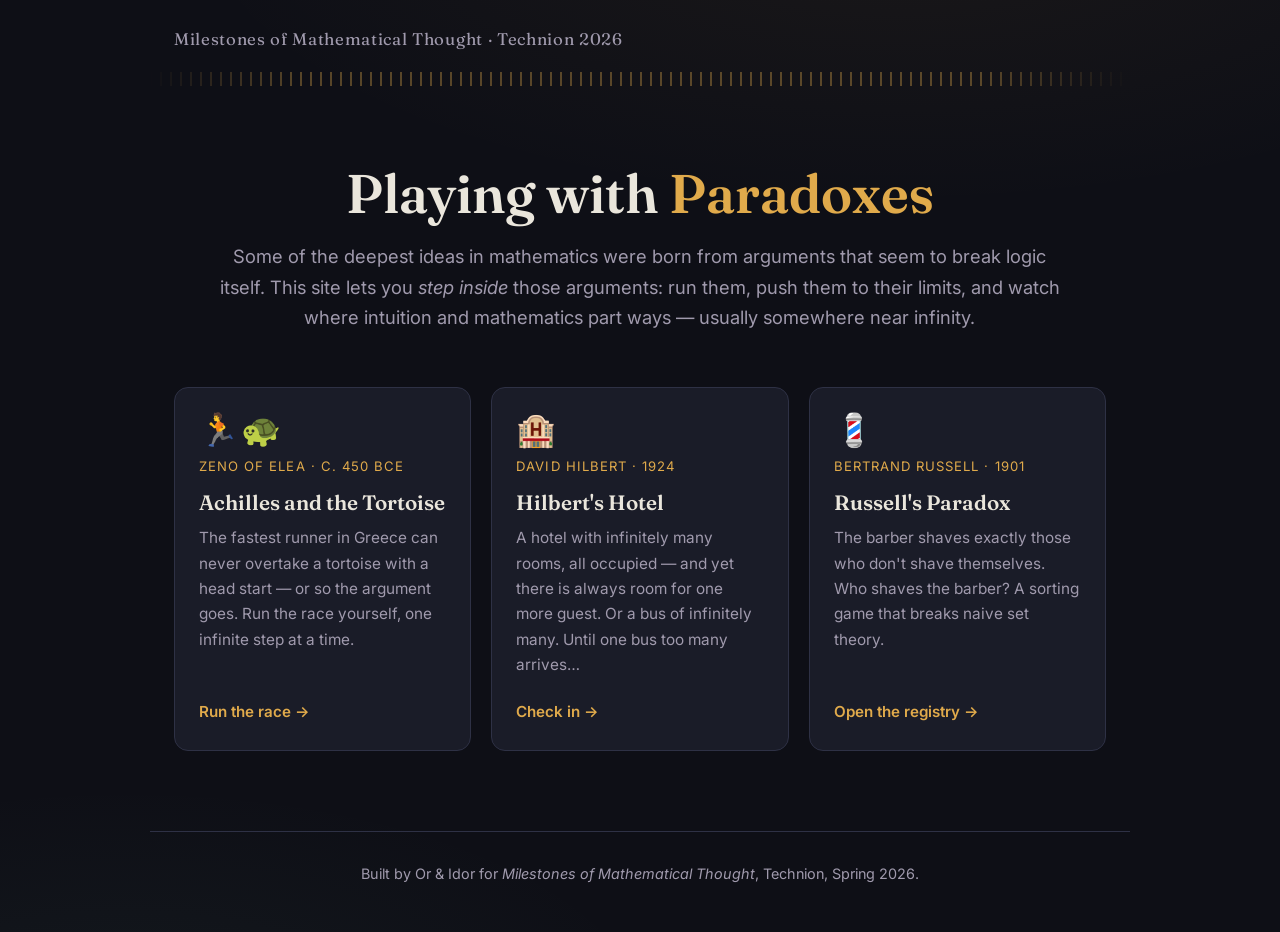
<file: index.html>
<!DOCTYPE html>
<html lang="en">
<head>
  <meta charset="UTF-8">
  <meta name="viewport" content="width=device-width, initial-scale=1.0">
  <title>Paradoxes — Milestones of Mathematical Thought</title>
  <meta name="description" content="Interactive simulations of famous mathematical paradoxes: Zeno's Achilles and the Tortoise, Hilbert's Hotel, Russell's Paradox.">
  <link rel="preconnect" href="https://fonts.googleapis.com">
  <link rel="preconnect" href="https://fonts.gstatic.com" crossorigin>
  <link href="https://fonts.googleapis.com/css2?family=Fraunces:opsz,wght@9..144,400;9..144,600&family=Inter:wght@400;600&display=swap" rel="stylesheet">
  <link rel="stylesheet" href="css/style.css">
  <link rel="icon" href="data:image/svg+xml,<svg xmlns=%22http://www.w3.org/2000/svg%22 viewBox=%220 0 100 100%22><text y=%22.9em%22 font-size=%2290%22>∞</text></svg>">
</head>
<body>

<header class="site-header">
  <div class="brand">Milestones of Mathematical Thought · Technion 2026</div>
</header>
<div class="meander"></div>

<main>
  <section class="hero">
    <h1>Playing with <span>Paradoxes</span></h1>
    <p class="lead">
      Some of the deepest ideas in mathematics were born from arguments that seem to break logic itself.
      This site lets you <em>step inside</em> those arguments: run them, push them to their limits,
      and watch where intuition and mathematics part ways &mdash; usually somewhere near infinity.
    </p>
  </section>

  <section class="card-grid">
    <a class="card" href="paradoxes/achilles/">
      <div class="emblem">🏃&#8202;🐢</div>
      <div class="era">Zeno of Elea · c. 450 BCE</div>
      <h3>Achilles and the Tortoise</h3>
      <p>The fastest runner in Greece can never overtake a tortoise with a head start &mdash; or so the argument goes. Run the race yourself, one infinite step at a time.</p>
      <div class="cta">Run the race &rarr;</div>
    </a>

    <a class="card" href="paradoxes/hilbert/">
      <div class="emblem">🏨</div>
      <div class="era">David Hilbert · 1924</div>
      <h3>Hilbert's Hotel</h3>
      <p>A hotel with infinitely many rooms, all occupied &mdash; and yet there is always room for one more guest. Or a bus of infinitely many. Until one bus too many arrives&hellip;</p>
      <div class="cta">Check in &rarr;</div>
    </a>

    <a class="card" href="paradoxes/russell/">
      <div class="emblem">💈</div>
      <div class="era">Bertrand Russell · 1901</div>
      <h3>Russell's Paradox</h3>
      <p>The barber shaves exactly those who don't shave themselves. Who shaves the barber? A sorting game that breaks naive set theory.</p>
      <div class="cta">Open the registry &rarr;</div>
    </a>
  </section>
</main>

<footer class="site-footer">
  Built by Or &amp; Idor for <em>Milestones of Mathematical Thought</em>, Technion, Spring 2026.
</footer>

</body>
</html>
</file>
<file: css/style.css>
/* ============================================================
   Paradoxes — shared design system
   Deep-ink dark theme with amber (gold) accents.
   ============================================================ */

:root {
  --bg: #0e0f16;
  --bg-soft: #14161f;
  --surface: #1a1c28;
  --surface-2: #222436;
  --border: #2e3145;
  --text: #eae6dc;
  --muted: #a09aad;
  --accent: #e0aa4b;        /* amber / gold */
  --accent-soft: rgba(224, 170, 75, 0.14);
  --green: #7ec8a9;         /* tortoise */
  --red: #e0705a;           /* achilles */
  --radius: 14px;
  --maxw: 980px;
  --font-display: "Fraunces", Georgia, "Times New Roman", serif;
  --font-body: "Inter", system-ui, -apple-system, "Segoe UI", sans-serif;
}

* { box-sizing: border-box; }

html { scroll-behavior: smooth; }

body {
  margin: 0;
  background: var(--bg);
  background-image:
    radial-gradient(1200px 500px at 70% -10%, rgba(224, 170, 75, 0.06), transparent 60%),
    radial-gradient(900px 400px at 10% 110%, rgba(126, 200, 169, 0.05), transparent 60%);
  color: var(--text);
  font-family: var(--font-body);
  font-size: 17px;
  line-height: 1.65;
}

main {
  max-width: var(--maxw);
  margin: 0 auto;
  padding: 0 24px 80px;
}

/* ---------- typography ---------- */

h1, h2, h3 {
  font-family: var(--font-display);
  font-weight: 600;
  line-height: 1.15;
  color: var(--text);
}

h1 { font-size: clamp(2.2rem, 5.5vw, 3.4rem); margin: 0.2em 0 0.3em; }
h2 { font-size: clamp(1.5rem, 3.5vw, 2rem); margin-top: 2.2em; }
h3 { font-size: 1.2rem; }

p { margin: 0.9em 0; }

a { color: var(--accent); text-decoration: none; }
a:hover { text-decoration: underline; }

.muted { color: var(--muted); }

.lead {
  font-size: 1.15rem;
  color: var(--muted);
  max-width: 46em;
}

blockquote {
  margin: 1.6em 0;
  padding: 1em 1.4em;
  border-left: 3px solid var(--accent);
  background: var(--surface);
  border-radius: 0 var(--radius) var(--radius) 0;
  font-family: var(--font-display);
  font-size: 1.08rem;
  font-style: italic;
  color: var(--text);
}
blockquote footer {
  margin-top: 0.6em;
  font-style: normal;
  font-size: 0.88rem;
  color: var(--muted);
  font-family: var(--font-body);
}

/* ---------- header / nav ---------- */

.site-header {
  max-width: var(--maxw);
  margin: 0 auto;
  padding: 26px 24px 8px;
  display: flex;
  justify-content: space-between;
  align-items: baseline;
  gap: 16px;
  flex-wrap: wrap;
}

.brand {
  font-family: var(--font-display);
  font-size: 1.05rem;
  letter-spacing: 0.04em;
  color: var(--muted);
}
.brand a { color: var(--muted); }
.brand a:hover { color: var(--accent); text-decoration: none; }

.back-link { font-size: 0.95rem; }

/* Greek key (meander) divider */
.meander {
  height: 14px;
  max-width: var(--maxw);
  margin: 10px auto 26px;
  background-image: repeating-linear-gradient(
    90deg,
    var(--accent) 0 2px, transparent 2px 10px,
    var(--accent) 10px 12px, transparent 12px 20px
  );
  opacity: 0.35;
  -webkit-mask-image: linear-gradient(90deg, transparent, #000 15%, #000 85%, transparent);
          mask-image: linear-gradient(90deg, transparent, #000 15%, #000 85%, transparent);
}

/* ---------- hero (hub) ---------- */

.hero { padding: 40px 0 10px; text-align: center; }
.hero h1 span { color: var(--accent); }
.hero .lead { margin: 0 auto; }

/* ---------- paradox cards (hub) ---------- */

.card-grid {
  display: grid;
  grid-template-columns: repeat(auto-fit, minmax(260px, 1fr));
  gap: 20px;
  margin-top: 44px;
}

.card {
  display: flex;
  flex-direction: column;
  gap: 10px;
  background: var(--surface);
  border: 1px solid var(--border);
  border-radius: var(--radius);
  padding: 26px 24px;
  color: var(--text);
  transition: transform 0.18s ease, border-color 0.18s ease, box-shadow 0.18s ease;
}

a.card:hover {
  transform: translateY(-4px);
  border-color: var(--accent);
  box-shadow: 0 12px 34px rgba(0, 0, 0, 0.4);
  text-decoration: none;
}

.card .emblem { font-size: 2rem; line-height: 1; }
.card h3 { margin: 0.2em 0 0; font-size: 1.3rem; }
.card .era { font-size: 0.82rem; letter-spacing: 0.08em; text-transform: uppercase; color: var(--accent); }
.card p { margin: 0; color: var(--muted); font-size: 0.96rem; }
.card .cta { margin-top: auto; padding-top: 12px; color: var(--accent); font-weight: 600; font-size: 0.95rem; }

.card.soon { opacity: 0.55; }
.card.soon .badge {
  align-self: flex-start;
  margin-top: auto;
  font-size: 0.78rem;
  letter-spacing: 0.06em;
  text-transform: uppercase;
  color: var(--muted);
  border: 1px solid var(--border);
  border-radius: 100px;
  padding: 4px 12px;
}

/* ---------- simulation ---------- */

.sim {
  margin: 2em 0;
  background: var(--surface);
  border: 1px solid var(--border);
  border-radius: var(--radius);
  overflow: hidden;
}

.sim-canvas-wrap { position: relative; background: var(--bg-soft); }

#race-canvas, .sim-canvas { display: block; width: 100%; height: 320px; touch-action: pan-y; }

.sim-controls {
  display: flex;
  flex-wrap: wrap;
  align-items: center;
  gap: 12px;
  padding: 16px 18px;
  border-top: 1px solid var(--border);
}

.sim-controls .spacer { flex: 1; }

button {
  font-family: var(--font-body);
  font-size: 0.95rem;
  font-weight: 600;
  color: var(--bg);
  background: var(--accent);
  border: none;
  border-radius: 9px;
  padding: 10px 18px;
  cursor: pointer;
  transition: filter 0.15s ease, transform 0.05s ease;
}
button:hover { filter: brightness(1.1); }
button:active { transform: translateY(1px); }
button:disabled { opacity: 0.4; cursor: not-allowed; }

button.secondary {
  background: var(--surface-2);
  color: var(--text);
  border: 1px solid var(--border);
}
button.ghost {
  background: transparent;
  color: var(--muted);
  border: 1px solid var(--border);
}

.sim-sliders {
  display: flex;
  flex-wrap: wrap;
  gap: 10px 28px;
  padding: 4px 18px 16px;
}

.sim-sliders label {
  display: flex;
  align-items: center;
  gap: 10px;
  font-size: 0.9rem;
  color: var(--muted);
}
.sim-sliders output { color: var(--text); font-variant-numeric: tabular-nums; min-width: 4.5em; }

input[type="range"] { accent-color: var(--accent); width: 150px; }

/* stats panel */
.sim-stats {
  display: grid;
  grid-template-columns: repeat(auto-fit, minmax(160px, 1fr));
  gap: 1px;
  background: var(--border);
  border-top: 1px solid var(--border);
}
.stat {
  background: var(--surface);
  padding: 14px 18px;
}
.stat .label {
  font-size: 0.76rem;
  letter-spacing: 0.07em;
  text-transform: uppercase;
  color: var(--muted);
}
.stat .value {
  font-size: 1.15rem;
  font-variant-numeric: tabular-nums;
  color: var(--text);
  overflow-wrap: anywhere;
}
.stat .value .unit { color: var(--muted); font-size: 0.85em; }
.stat.highlight .value { color: var(--accent); }

/* repeating-decimal repetend, e.g. 111.1̄ rendered as an overline */
.rep { text-decoration: overline; }

/* series sum bar */
.sum-section { padding: 16px 18px 20px; border-top: 1px solid var(--border); }
.sum-section .label { font-size: 0.85rem; color: var(--muted); margin-bottom: 8px; }
#series-terms {
  font-variant-numeric: tabular-nums;
  font-size: 0.95rem;
  color: var(--text);
  margin-bottom: 10px;
  overflow-wrap: anywhere;
}
.sum-bar-wrap { position: relative; padding-top: 4px; }
#sum-bar {
  display: flex;
  height: 22px;
  background: var(--surface-2);
  border-radius: 6px;
  overflow: hidden;
  border: 1px solid var(--border);
}
#sum-bar .seg { height: 100%; }
#sum-bar .seg:nth-child(odd) { background: var(--red); }
#sum-bar .seg:nth-child(even) { background: var(--accent); }
.sum-bar-limit {
  display: flex;
  justify-content: space-between;
  font-size: 0.78rem;
  color: var(--muted);
  margin-top: 5px;
}

/* race status line */
#race-status, #desk-status, #game-status {
  padding: 10px 18px;
  font-size: 0.95rem;
  color: var(--muted);
  border-top: 1px solid var(--border);
  min-height: 1.4em;
}

/* the floating-point callout */
.callout {
  display: none;
  margin: 1.6em 0;
  padding: 1.2em 1.5em;
  background: var(--accent-soft);
  border: 1px solid var(--accent);
  border-radius: var(--radius);
}
.callout.visible { display: block; animation: callout-in 0.5s ease; }
.callout h3 { margin: 0 0 0.4em; color: var(--accent); }
.callout p { margin: 0.5em 0; }

@keyframes callout-in {
  from { opacity: 0; transform: translateY(10px); }
  to   { opacity: 1; transform: none; }
}

/* ---------- content niceties ---------- */

.note {
  background: var(--surface);
  border: 1px solid var(--border);
  border-radius: var(--radius);
  padding: 1em 1.4em;
  font-size: 0.97rem;
  color: var(--muted);
}

.refs { font-size: 0.92rem; color: var(--muted); }
.refs li { margin: 0.45em 0; }

.katex-display { overflow-x: auto; overflow-y: hidden; padding: 4px 0; }

/* ---------- footer ---------- */

.site-footer {
  max-width: var(--maxw);
  margin: 0 auto;
  padding: 30px 24px 46px;
  border-top: 1px solid var(--border);
  color: var(--muted);
  font-size: 0.9rem;
  text-align: center;
}

/* ---------- barber game (Russell's Paradox) ---------- */

.barber-game { padding: 18px; display: grid; gap: 18px; }

.card-tray {
  display: flex;
  flex-wrap: wrap;
  gap: 10px;
  min-height: 96px;
  padding: 12px;
  background: var(--bg-soft);
  border-radius: var(--radius);
  border: 1px solid var(--border);
}

.drag-card {
  user-select: none;
  -webkit-user-select: none;
  touch-action: none;
  cursor: grab;
  width: 168px;
  background: var(--surface-2);
  border: 1px solid var(--border);
  border-radius: 10px;
  padding: 10px 12px;
  transition: border-color 0.15s ease, box-shadow 0.15s ease, opacity 0.3s ease;
}
.drag-card .top { display: flex; align-items: center; gap: 8px; }
.drag-card .emoji { font-size: 1.4rem; }
.drag-card .who { font-weight: 600; font-size: 0.95rem; }
.drag-card .fact { font-size: 0.8rem; color: var(--muted); margin-top: 5px; line-height: 1.4; }
.drag-card.selected { border-color: var(--accent); box-shadow: 0 0 0 2px var(--accent-soft); }
.drag-card.dragging {
  position: fixed;
  z-index: 60;
  pointer-events: none;
  box-shadow: 0 14px 40px rgba(0,0,0,0.55);
  transform: rotate(-2deg) scale(1.04);
}
.drag-card.placed { cursor: default; opacity: 0.85; width: auto; }
.drag-card.placed .fact { display: none; }
.drag-card.rejected { animation: card-shake 0.5s ease; }
.drag-card.the-barber { border-color: var(--accent); }

.bins { display: grid; grid-template-columns: 1fr 1fr; gap: 14px; }

.drop-bin {
  border: 2px dashed var(--border);
  border-radius: var(--radius);
  padding: 12px 14px;
  min-height: 150px;
  transition: border-color 0.15s ease, background 0.15s ease;
}
.drop-bin h4 {
  margin: 0 0 10px;
  font-family: var(--font-body);
  font-size: 0.88rem;
  letter-spacing: 0.05em;
  text-transform: uppercase;
  color: var(--muted);
}
.drop-bin .bin-cards { display: flex; flex-direction: column; gap: 8px; }
.drop-bin.over { border-color: var(--accent); background: var(--accent-soft); }
.drop-bin.reject { animation: bin-flash 0.6s ease; }

@keyframes card-shake {
  0%, 100% { transform: translateX(0); }
  20% { transform: translateX(-8px) rotate(-2deg); }
  40% { transform: translateX(8px) rotate(2deg); }
  60% { transform: translateX(-6px); }
  80% { transform: translateX(6px); }
}
@keyframes bin-flash {
  0%, 100% { border-color: var(--border); background: transparent; }
  30% { border-color: var(--red); background: rgba(224, 112, 90, 0.14); }
  70% { border-color: var(--red); background: rgba(224, 112, 90, 0.10); }
}

.loop-strip {
  display: none;
  padding: 12px 16px;
  border: 1px solid var(--red);
  border-radius: 10px;
  background: rgba(224, 112, 90, 0.08);
  font-size: 0.93rem;
  line-height: 1.6;
}
.loop-strip.visible { display: block; animation: callout-in 0.4s ease; }
.loop-strip .loop-symbol { color: var(--red); font-weight: 700; }

.logic-error {
  display: none;
  margin: 0 18px 18px;
  padding: 18px 20px;
  border: 1px solid var(--red);
  border-radius: var(--radius);
  background: rgba(224, 112, 90, 0.07);
}
.logic-error.visible { display: block; animation: callout-in 0.5s ease; }
.logic-error h3 {
  margin: 0 0 10px;
  color: var(--red);
  letter-spacing: 0.04em;
}
.logic-error p { margin: 0.5em 0; font-size: 0.97rem; }

.logic-machine {
  display: flex;
  flex-wrap: wrap;
  align-items: center;
  gap: 8px 18px;
  margin-top: 14px;
  padding: 12px 16px;
  background: var(--bg-soft);
  border: 1px solid var(--border);
  border-radius: 10px;
  font-variant-numeric: tabular-nums;
  font-size: 0.9rem;
  color: var(--muted);
}
.logic-machine .lm-query { font-family: ui-monospace, Consolas, monospace; color: var(--text); }
.logic-machine .lm-out {
  font-family: ui-monospace, Consolas, monospace;
  font-weight: 700;
  font-size: 1.15rem;
  min-width: 3.5em;
}
.logic-machine .lm-out.t { color: var(--green); }
.logic-machine .lm-out.f { color: var(--red); }

/* ---------- Cantor bus panel (Hilbert's Hotel) ---------- */

.cantor-panel {
  display: none;
  padding: 16px 18px 20px;
  border-top: 1px solid var(--border);
  overflow-x: auto;
}
.cantor-panel.visible { display: block; animation: callout-in 0.5s ease; }
.cantor-panel .label { font-size: 0.85rem; color: var(--muted); margin-bottom: 10px; }

.cantor-table {
  border-collapse: collapse;
  font-variant-numeric: tabular-nums;
  font-size: 0.98rem;
  margin: 0 auto;
}
.cantor-table td {
  padding: 4px 7px;
  text-align: center;
  color: var(--text);
}
.cantor-table td.room-label {
  color: var(--muted);
  font-size: 0.85rem;
  text-align: right;
  padding-right: 14px;
  white-space: nowrap;
}
.cantor-table td.dg { border-radius: 6px; min-width: 1.6em; transition: background 0.3s, color 0.3s; }
.cantor-table td.dg.diag-hi {
  background: var(--accent);
  color: var(--bg);
  font-weight: 700;
}
.cantor-table tr.stowaway td { padding-top: 12px; }
.cantor-table tr.stowaway td.dg { color: var(--red); font-weight: 700; }
.cantor-table tr.stowaway td.room-label { color: var(--red); }

.cantor-verdict {
  margin-top: 14px;
  font-size: 0.98rem;
  color: var(--text);
  text-align: center;
  min-height: 1.4em;
}
.cantor-verdict .no-vacancy {
  display: inline-block;
  margin-top: 8px;
  padding: 6px 16px;
  border: 2px solid var(--red);
  border-radius: 8px;
  color: var(--red);
  font-family: var(--font-display);
  font-size: 1.15rem;
  letter-spacing: 0.12em;
  animation: neon-flicker 1.6s infinite;
}

@keyframes neon-flicker {
  0%, 100% { opacity: 1; }
  8% { opacity: 0.5; }
  10% { opacity: 1; }
  46% { opacity: 1; }
  50% { opacity: 0.6; }
  54% { opacity: 1; }
}

@media (max-width: 640px) {
  body { font-size: 16px; }
  #race-canvas, .sim-canvas { height: 240px; }
  input[type="range"] { width: 120px; }
  .cantor-table { font-size: 0.85rem; }
  .cantor-table td { padding: 3px 4px; }
  .bins { grid-template-columns: 1fr; }
  .drop-bin { min-height: 90px; }
  .drag-card { width: 100%; }
}
</file>
